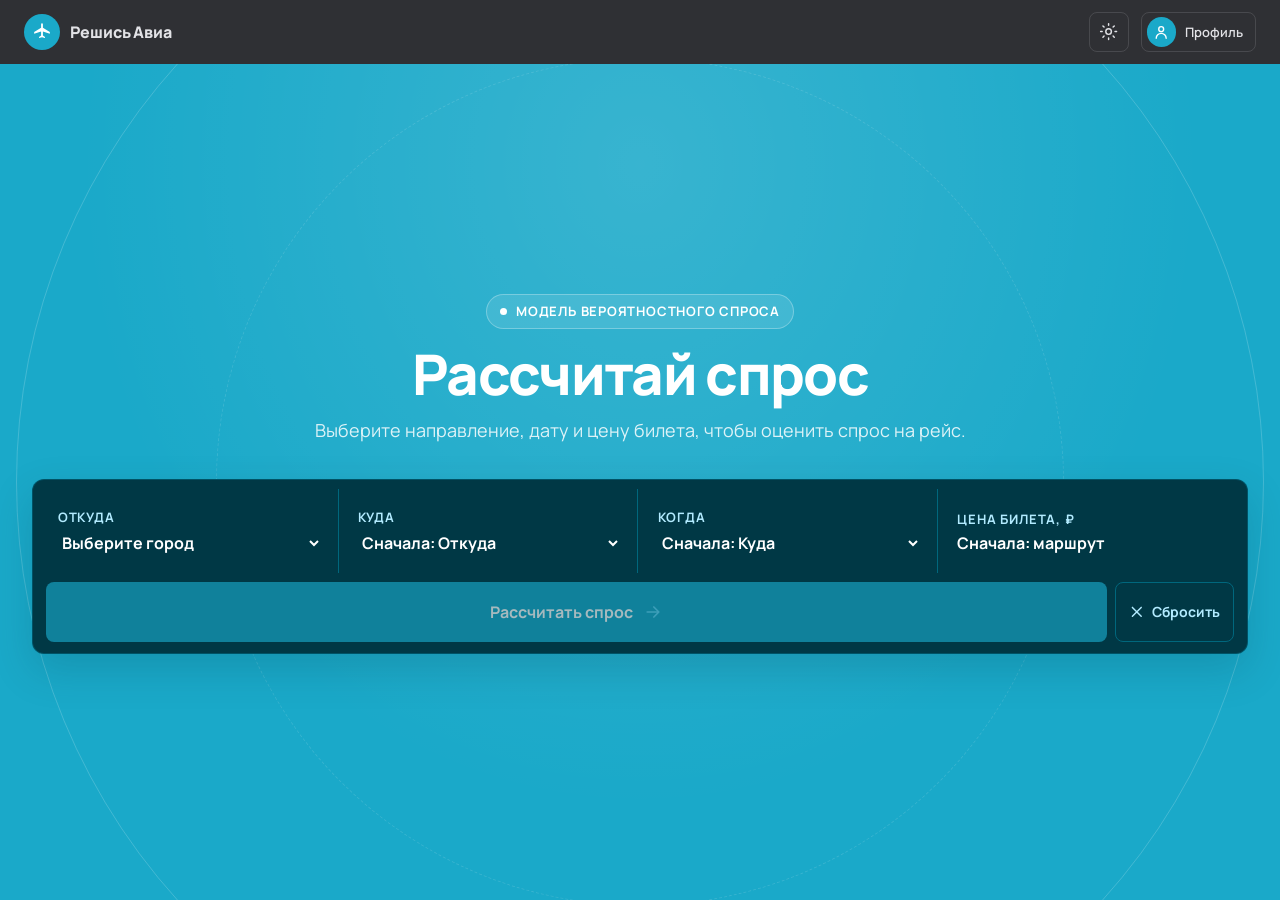
<file: index.html>
<!doctype html>
<html lang="ru">
  <head>
    <meta charset="UTF-8" />
    <meta name="viewport" content="width=device-width, initial-scale=1.0" />
    <meta
      name="description"
      content="Решись Авиа — оценка спроса и вместимости авиарейса."
    />
    <title>Рассчитай спрос — Решись Авиа</title>
    <link rel="stylesheet" href="style.css" />
    <script src="script.js" defer></script>
  </head>
  <body>
    <header class="topbar">
      <div class="topbar__inner">
          <a class="brand" id="brand-home" href="#top" aria-label="Решись Авиа — сбросить расчёт и перейти наверх">
          <span class="brand__mark" aria-hidden="true">
            <svg viewBox="0 0 24 24" focusable="false">
              <path d="M21.4 14.1v-2l-8.3-5.2V2.7a1.1 1.1 0 0 0-2.2 0v4.2l-8.3 5.2v2l8.3-2.6v4.8l-2.5 1.6v1.4l3.6-1 3.6 1v-1.4l-2.5-1.6v-4.8l8.3 2.6Z" />
            </svg>
          </span>
          <span class="brand__name">Решись Авиа</span>
        </a>

        <div class="topbar__actions">
          <button
            class="icon-button theme-toggle"
            id="theme-toggle"
            type="button"
            aria-label="Включить тёмную тему"
            title="Переключить тему"
          >
            <svg class="theme-toggle__sun" viewBox="0 0 24 24" aria-hidden="true">
              <circle cx="12" cy="12" r="3.5" />
              <path d="M12 2v2m0 16v2M4.93 4.93l1.42 1.42m11.3 11.3 1.42 1.42M2 12h2m16 0h2M4.93 19.07l1.42-1.42m11.3-11.3 1.42-1.42" />
            </svg>
            <svg class="theme-toggle__moon" viewBox="0 0 24 24" aria-hidden="true">
              <path d="M20.2 15.1A8.5 8.5 0 0 1 8.9 3.8 8.7 8.7 0 1 0 20.2 15.1Z" />
            </svg>
          </button>
          <div class="profile-chip" aria-label="Профиль">
            <span class="profile-chip__icon" aria-hidden="true">
              <svg viewBox="0 0 24 24" focusable="false">
                <circle cx="12" cy="8" r="3.2" />
                <path d="M5.5 20a6.5 6.5 0 0 1 13 0" />
              </svg>
            </span>
            <span class="profile-chip__label">Профиль</span>
          </div>
        </div>
      </div>
    </header>

    <main id="top">
      <section class="hero" aria-labelledby="page-title">
        <div class="hero__orbit hero__orbit--outer" aria-hidden="true"></div>
        <div class="hero__orbit hero__orbit--inner" aria-hidden="true"></div>

        <div class="hero__content">
          <p class="hero__eyebrow">
            <span class="status-dot" aria-hidden="true"></span>
            Модель вероятностного спроса
          </p>
          <h1 id="page-title">Рассчитай спрос</h1>
          <p class="hero__description">
            Выберите направление, дату и цену билета, чтобы оценить спрос на рейс.
          </p>

          <form class="route-form" id="route-form">
            <div class="route-form__field">
              <label for="origin">Откуда</label>
              <select
                id="origin"
                name="origin"
                required
                disabled
              ></select>
            </div>

            <div class="route-form__field">
              <label for="destination">Куда</label>
              <select
                id="destination"
                name="destination"
                required
              ></select>
            </div>

            <div class="route-form__field route-form__field--date">
              <label for="flight-date">Когда</label>
              <select
                id="flight-date"
                name="flightDate"
                required
              ></select>
            </div>

            <div class="route-form__field route-form__field--price">
              <label for="ticket-price">Цена билета, ₽</label>
              <input
                id="ticket-price"
                name="ticketPrice"
                type="number"
                inputmode="numeric"
                step="1"
                placeholder="Сначала: маршрут"
                disabled
                required
              />
            </div>

            <div class="route-form__actions">
              <button class="route-form__submit" id="calculate-button" type="submit" disabled>
                <span>Рассчитать спрос</span>
                <svg viewBox="0 0 24 24" aria-hidden="true">
                  <path d="M5 12h14m-6-6 6 6-6 6" />
                </svg>
              </button>
              <button
                class="route-form__reset"
                id="reset-form"
                type="button"
                aria-label="Сбросить маршрут, дату и цену"
                title="Сбросить выбранные параметры"
              >
                <svg viewBox="0 0 24 24" aria-hidden="true">
                  <path d="m6 6 12 12M18 6 6 18" />
                </svg>
                <span>Сбросить</span>
              </button>
            </div>
          </form>

          <p class="hero__hint" id="data-status" aria-live="polite">Загружаем прогноз…</p>
        </div>
      </section>

      <section class="results-section" id="results" aria-labelledby="route-title" aria-live="polite" hidden>
        <div class="results-panel">
          <header class="results-heading">
            <h2 id="route-title">Прогноз спроса</h2>
            <p id="result-date"></p>
          </header>

          <div class="summary-grid" aria-label="Сводка на выбранную дату">
            <article class="summary-card">
              <span class="summary-card__label">Количество мест</span>
              <strong class="summary-card__value" id="seats-value">—</strong>
              <span class="summary-card__unit">мест в самолёте</span>
            </article>
            <article class="summary-card summary-card--demand">
              <span class="summary-card__label" id="demand-label">Спрос за день · P50</span>
              <strong class="summary-card__value" id="demand-value">—</strong>
              <span class="summary-card__unit">пассажиров</span>
            </article>
            <article class="summary-card summary-card--flown">
              <span class="summary-card__label">Полетят</span>
              <strong class="summary-card__value" id="flown-value">—</strong>
              <span class="summary-card__unit">с учётом мест</span>
            </article>
            <article class="summary-card summary-card--available">
              <span class="summary-card__label">Свободные места</span>
              <strong class="summary-card__value" id="available-seats-value">—</strong>
              <span class="summary-card__unit">мест осталось</span>
            </article>
          </div>

          <section class="chart-card" aria-labelledby="quantile-chart-title">
            <header class="chart-card__header">
              <div>
                <h3 id="quantile-chart-title">Распределение спроса</h3>
                <p>Выбранная дата · спрос, пассажиров</p>
              </div>
              <ul class="chart-legend" aria-label="Обозначения графика">
                <li><span class="legend-dot legend-dot--demand" aria-hidden="true"></span>Спрос</li>
                <li><span class="legend-line" aria-hidden="true"></span>Мест в самолёте</li>
                <li><span class="legend-line legend-line--selection" aria-hidden="true"></span>Выбранный квантиль</li>
                <li><span class="legend-dot legend-dot--shortage" aria-hidden="true"></span>Спрос выше вместимости</li>
              </ul>
            </header>

            <div class="chart-wrap">
              <svg
                class="demand-chart"
                id="quantile-chart"
                role="img"
                aria-label="Прогноз спроса по квантилям от P10 до P90"
              ></svg>
            </div>

            <div class="quantiles">
              <div class="quantiles__heading">
                <h4>Спрос по квантилям</h4>
                <span>Нажмите сценарий · P50 — медиана</span>
              </div>
              <div class="quantile-grid" id="quantile-values" role="group" aria-label="Выберите квантиль спроса P10–P90"></div>
            </div>
          </section>

          <section class="days-panel" aria-labelledby="days-title">
            <div class="days-panel__heading">
              <div>
                <h3 id="days-title">Спрос по соседним дням</h3>
                <p id="days-description">Три дня до и после выбранной даты · сценарий P50</p>
              </div>
              <span class="days-panel__legend"><span aria-hidden="true"></span>Выбранный день</span>
            </div>
            <div class="days-table-wrap">
              <table class="days-table">
                <thead>
                  <tr>
                    <th scope="col">Дата</th>
                    <th scope="col">Места</th>
                    <th scope="col">Спрос</th>
                    <th scope="col">Полетят</th>
                  </tr>
                </thead>
                <tbody id="days-table-body"></tbody>
              </table>
            </div>
            <p class="days-panel__note" id="days-note" hidden></p>
          </section>
        </div>
      </section>
    </main>
  </body>
</html>
</file>
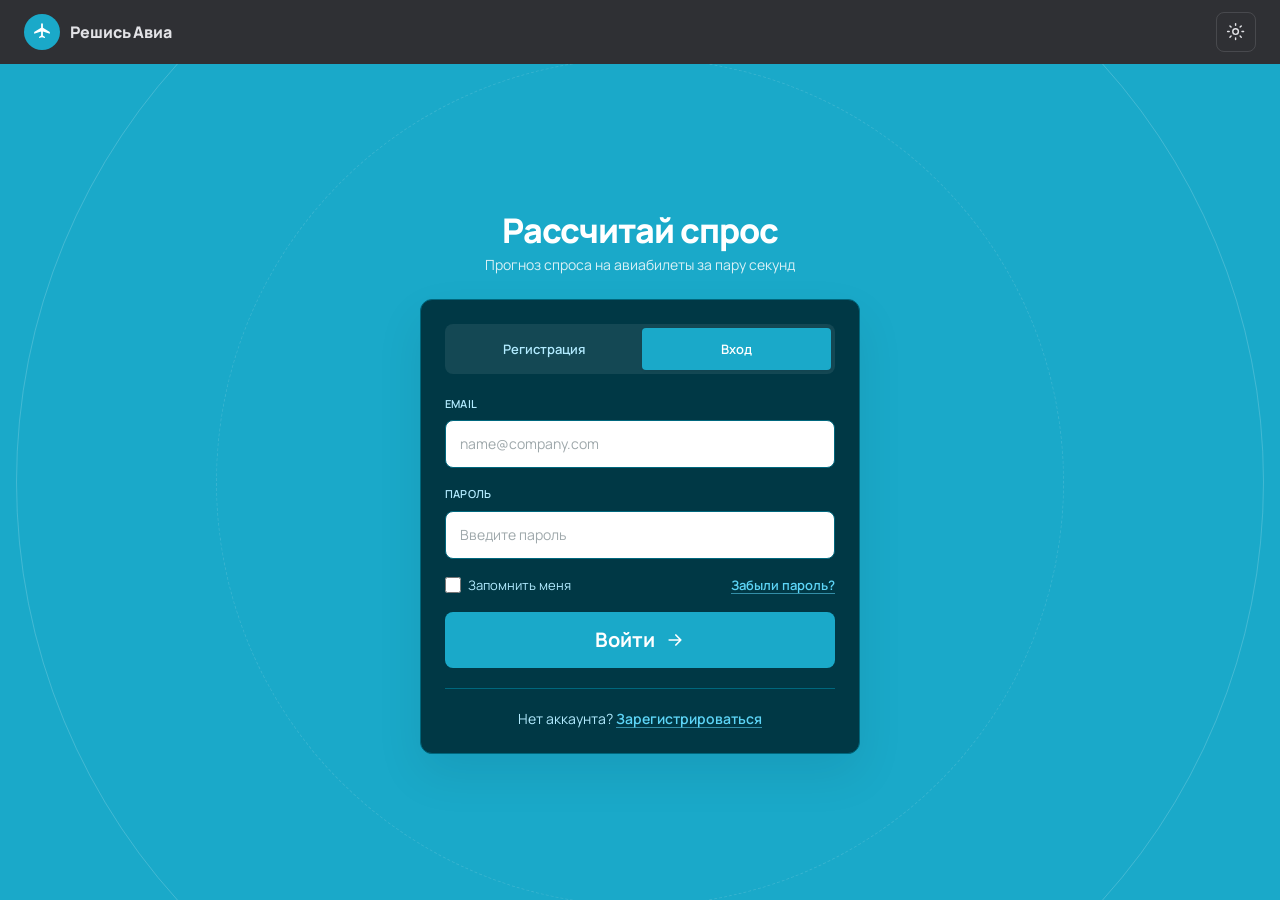
<file: auth.html>
<!doctype html>
<html lang="ru">
  <head>
    <meta charset="UTF-8" />
    <meta name="viewport" content="width=device-width, initial-scale=1.0" />
    <meta name="description" content="Вход в Решись Авиа" />
    <title>Вход — Решись Авиа</title>
    <link rel="stylesheet" href="style.css" />
    <script src="auth.js" defer></script>
  </head>
  <body class="auth-page">
    <header class="topbar">
      <div class="topbar__inner">
        <a class="brand" href="index.html" aria-label="Решись Авиа — на главную">
          <span class="brand__mark" aria-hidden="true">
            <svg viewBox="0 0 24 24" focusable="false">
              <path d="M21.4 14.1v-2l-8.3-5.2V2.7a1.1 1.1 0 0 0-2.2 0v4.2l-8.3 5.2v2l8.3-2.6v4.8l-2.5 1.6v1.4l3.6-1 3.6 1v-1.4l-2.5-1.6v-4.8l8.3 2.6Z" />
            </svg>
          </span>
          <span class="brand__name">Решись Авиа</span>
        </a>

        <button class="icon-button theme-toggle" id="auth-theme-toggle" type="button" aria-label="Включить тёмную тему" aria-pressed="false" title="Переключить тему">
          <svg class="theme-toggle__sun" viewBox="0 0 24 24" aria-hidden="true">
            <circle cx="12" cy="12" r="3.5" />
            <path d="M12 2v2m0 16v2M4.93 4.93l1.42 1.42m11.3 11.3 1.42 1.42M2 12h2m16 0h2M4.93 19.07l1.42-1.42m11.3-11.3 1.42-1.42" />
          </svg>
          <svg class="theme-toggle__moon" viewBox="0 0 24 24" aria-hidden="true">
            <path d="M20.2 15.1A8.5 8.5 0 0 1 8.9 3.8 8.7 8.7 0 1 0 20.2 15.1Z" />
          </svg>
        </button>
      </div>
    </header>

    <main class="auth-layout">
      <div class="hero__orbit hero__orbit--outer" aria-hidden="true"></div>
      <div class="hero__orbit hero__orbit--inner" aria-hidden="true"></div>

      <div class="auth-content">
        <header class="auth-intro">
          <h1>Рассчитай спрос</h1>
          <p>Прогноз спроса на авиабилеты за пару секунд</p>
        </header>

        <section class="auth-card" aria-label="Авторизация">
          <div class="auth-tabs" role="tablist" aria-label="Тип аккаунта">
            <button class="auth-tab" type="button" role="tab" aria-selected="false" data-auth-mode="register">Регистрация</button>
            <button class="auth-tab auth-tab--active" type="button" role="tab" aria-selected="true" data-auth-mode="login">Вход</button>
          </div>

          <form class="auth-form" id="login-form">
            <div class="auth-field">
              <label for="email">Email</label>
              <input
                id="email"
                name="email"
                type="email"
                placeholder="name@company.com"
                autocomplete="email"
              />
            </div>

            <div class="auth-field">
              <label for="password">Пароль</label>
              <input
                id="password"
                name="password"
                type="password"
                placeholder="Введите пароль"
                autocomplete="current-password"
              />
            </div>

            <div class="auth-options">
              <label class="remember-option">
                <input type="checkbox" name="remember" />
                <span>Запомнить меня</span>
              </label>
              <span class="auth-link">Забыли пароль?</span>
            </div>

            <button class="auth-submit" type="button">
              <span>Войти</span>
              <svg viewBox="0 0 24 24" aria-hidden="true">
                <path d="M5 12h14m-6-6 6 6-6 6" />
              </svg>
            </button>
          </form>

          <form class="auth-form" id="register-form" hidden>
            <div class="auth-field">
              <label for="register-name">ФИО</label>
              <input id="register-name" name="fullName" type="text" placeholder="Фамилия, имя и отчество" autocomplete="name" />
            </div>
            <div class="auth-field">
              <label for="register-email">Email</label>
              <input id="register-email" name="email" type="email" placeholder="name@company.com" autocomplete="email" />
            </div>
            <div class="auth-field">
              <label for="register-password">Пароль</label>
              <input id="register-password" name="password" type="password" placeholder="Придумайте пароль" autocomplete="new-password" />
            </div>
            <button class="auth-submit" type="button">
              <span>Создать аккаунт</span>
              <svg viewBox="0 0 24 24" aria-hidden="true">
                <path d="M5 12h14m-6-6 6 6-6 6" />
              </svg>
            </button>
          </form>

          <p class="auth-switch" id="login-switch">
            Нет аккаунта?
            <button class="auth-link-button" type="button" data-auth-mode="register">Зарегистрироваться</button>
          </p>
          <p class="auth-switch" id="register-switch" hidden>
            Уже есть аккаунт?
            <button class="auth-link-button" type="button" data-auth-mode="login">Войти</button>
          </p>
        </section>
      </div>
    </main>
  </body>
</html>
</file>
<file: style.css>
@import url("https://fonts.googleapis.com/css2?family=Manrope:wght@400;500;600;700;800&display=swap");
@import url("https://fonts.googleapis.com/css2?family=Material+Symbols+Outlined:opsz,wght,FILL,GRAD@20..48,100..700,0..1,-50..200&display=swap");

/* Базовые дизайн-токены: светлая тема */
:root {
  color-scheme: light;

  /* Шрифты */
  --font-family-sans: "Manrope", system-ui, -apple-system, "Segoe UI", sans-serif;
  --font-family-body: var(--font-family-sans);
  --font-family-heading: var(--font-family-sans);
  --font-family-metric: var(--font-family-sans);
  --font-family-icons: "Material Symbols Outlined";

  /* Типографическая шкала из макетов */
  --font-size-label-sm: 0.6875rem;
  --line-height-label-sm: 0.875rem;
  --font-size-label-md: 0.8125rem;
  --line-height-label-md: 1.125rem;
  --font-size-body-sm: 0.875rem;
  --line-height-body-sm: 1.25rem;
  --font-size-body-md: 0.875rem;
  --line-height-body-md: 1.25rem;
  --font-size-body-lg: 1rem;
  --line-height-body-lg: 1.5rem;
  --font-size-body-xl: 1.125rem;
  --line-height-body-xl: 1.625rem;
  --font-size-title-sm: 1rem;
  --line-height-title-sm: 1.375rem;
  --font-size-headline-md: 1.25rem;
  --line-height-headline-md: 1.75rem;
  --font-size-headline-lg: 1.625rem;
  --line-height-headline-lg: 2.125rem;
  --font-size-headline-xl: 2.375rem;
  --line-height-headline-xl: 2.75rem;
  --font-size-headline-xl-mobile: 1.625rem;
  --line-height-headline-xl-mobile: 2rem;
  --font-size-display-hero: 3.25rem;
  --line-height-display-hero: 3.625rem;
  --font-size-display-hero-start: 3.5rem;
  --line-height-display-hero-start: 3.875rem;
  --font-size-display-hero-mobile: 2.125rem;
  --line-height-display-hero-mobile: 2.5rem;
  --font-size-metric: 1.5rem;
  --line-height-metric: 1.75rem;
  --letter-spacing-normal: 0;
  --letter-spacing-tight: -0.01em;
  --letter-spacing-label-sm: 0.06em;
  --letter-spacing-label-md: 0.02em;
  --letter-spacing-headline-lg: -0.015em;
  --letter-spacing-headline-xl: -0.02em;
  --letter-spacing-display-hero: -0.03em;
  --letter-spacing-metric: -0.02em;

  --font-weight-regular: 400;
  --font-weight-medium: 500;
  --font-weight-semibold: 600;
  --font-weight-bold: 700;
  --font-weight-extrabold: 800;

  /* Основные цвета */
  --color-primary: #1aa9c9;
  --color-on-primary: #ffffff;
  --color-primary-container: #1aa9c9;
  --color-on-primary-container: #003845;
  --color-secondary: #ffb957;
  --color-on-secondary: #462b00;
  --color-secondary-container: #d98e00;
  --color-on-secondary-container: #4c2f00;
  --color-tertiary: #1aa9c9;
  --color-on-tertiary: #ffffff;
  --color-tertiary-container: #3ba7c7;
  --color-on-tertiary-container: #003846;

  /* Фоны и поверхности */
  --color-background: #ffffff;
  --color-on-background: #111316;
  --color-surface: #ffffff;
  --color-on-surface: #111316;
  --color-surface-variant: #fbfbfb;
  --color-on-surface-variant: #879397;
  --color-surface-container-lowest: #ffffff;
  --color-surface-container-low: #fbfbfb;
  --color-surface-container: #fafafa;
  --color-surface-container-high: #f7f7f7;
  --color-surface-container-highest: #f3f3f3;
  --color-surface-dim: #f3f3f3;
  --color-surface-bright: #ffffff;
  --color-outline: #879397;
  --color-outline-variant: #cbd4d8;
  --color-surface-tint: #1aa9c9;

  /* Состояния и цвета для обратной темы */
  --color-error: #93000a;
  --color-on-error: #ffffff;
  --color-error-container: #ffdad6;
  --color-on-error-container: #690005;
  --color-inverse-surface: #2f3034;
  --color-inverse-on-surface: #e2e2e6;
  --color-inverse-primary: #00677d;
  --color-primary-fixed: #b2ebff;
  --color-primary-fixed-dim: #5dd5f7;
  --color-on-primary-fixed: #001f27;
  --color-on-primary-fixed-variant: #004e5e;
  --color-secondary-fixed: #ffddb5;
  --color-secondary-fixed-dim: #ffb957;
  --color-on-secondary-fixed: #2a1800;
  --color-on-secondary-fixed-variant: #643f00;
  --color-tertiary-fixed: #b6ebff;
  --color-tertiary-fixed-dim: #6fd3f5;
  --color-on-tertiary-fixed: #001f28;
  --color-on-tertiary-fixed-variant: #004e60;

  /* Общие смысловые псевдонимы */
  --color-text: var(--color-on-surface);
  --color-text-muted: var(--color-on-surface-variant);
  --color-border: var(--color-outline-variant);
  --color-accent: var(--color-primary);
  --color-warning: var(--color-secondary-container);
  --color-primary-surface: #edf8fb;
  --color-warning-surface: #fff5e9;
  --color-warning-surface-subtle: #fffbe8;

  /* Поверхности главного экрана */
  --color-header-surface: var(--color-inverse-surface);
  --color-on-header-surface: var(--color-inverse-on-surface);
  --color-hero-surface: var(--color-primary);
  --color-on-hero-surface: var(--color-on-primary);
  --color-route-surface: var(--color-on-primary-container);
  --color-on-route-surface: var(--color-on-primary);
  --color-route-muted: var(--color-primary-fixed);
  --color-route-border: var(--color-inverse-primary);
  --color-route-action: var(--color-primary);
  --color-on-route-action: var(--color-on-primary);
  --color-route-action-accent: var(--color-primary-fixed-dim);

  /* Радиусы из дизайн-системы макетов */
  --radius-sm: 0.25rem;
  --radius-md: 0.5rem;
  --radius-lg: 0.75rem;
  --radius-full: 9999px;
}

/* Тёмная палитра из макета _5; переключение через html.dark или data-theme="dark" */
:root[data-theme="dark"],
:root.dark {
  color-scheme: dark;

  --color-primary: #5dd5f7;
  --color-on-primary: #003642;
  --color-primary-container: #1aa9c9;
  --color-on-primary-container: #a8eaff;
  --color-secondary: #ffb957;
  --color-on-secondary: #462b00;
  --color-secondary-container: #d98e00;
  --color-on-secondary-container: #ffddb5;
  --color-tertiary: #6fd3f5;
  --color-on-tertiary: #003543;
  --color-tertiary-container: #3ba7c7;
  --color-on-tertiary-container: #003846;

  --color-background: #070d18;
  --color-on-background: #e6edf7;
  --color-surface: #0b1422;
  --color-on-surface: #e6edf7;
  --color-surface-variant: #142239;
  --color-on-surface-variant: #a7b7cc;
  --color-surface-container-lowest: #060b14;
  --color-surface-container-low: #0c1728;
  --color-surface-container: #101d31;
  --color-surface-container-high: #16253b;
  --color-surface-container-highest: #1d2e46;
  --color-surface-dim: #070d18;
  --color-surface-bright: #263a56;
  --color-outline: #8193aa;
  --color-outline-variant: #263851;
  --color-surface-tint: #5dd5f7;

  --color-error: #ffb4ab;
  --color-on-error: #690005;
  --color-error-container: #93000a;
  --color-on-error-container: #ffdad6;
  --color-inverse-surface: #dce7f5;
  --color-inverse-on-surface: #0b1422;
  --color-inverse-primary: #00677d;
  --color-primary-fixed: #b2ebff;
  --color-primary-fixed-dim: #5dd5f7;
  --color-on-primary-fixed: #001f27;
  --color-on-primary-fixed-variant: #004e5e;
  --color-secondary-fixed: #ffddb5;
  --color-secondary-fixed-dim: #ffb957;
  --color-on-secondary-fixed: #2a1800;
  --color-on-secondary-fixed-variant: #643f00;
  --color-tertiary-fixed: #b6ebff;
  --color-tertiary-fixed-dim: #6fd3f5;
  --color-on-tertiary-fixed: #001f28;
  --color-on-tertiary-fixed-variant: #004e60;

  --color-warning-surface: #282319;
  --color-warning-surface-subtle: #302719;

  --color-header-surface: #060b14;
  --color-on-header-surface: #e6edf7;
  --color-hero-surface: #0a192b;
  --color-on-hero-surface: #e6edf7;
  --color-route-surface: #0d1a2c;
  --color-on-route-surface: #e6edf7;
  --color-route-muted: #a7b7cc;
  --color-route-border: #263851;
  --color-route-action: #183554;
  --color-on-route-action: #e6edf7;
  --color-route-action-accent: #5dd5f7;
}

/**
  Нормализация блочной модели
 */
*,
::before,
::after {
  box-sizing: border-box;
}

/**
  Убираем внутренние отступы слева тегам списков,
  у которых есть атрибут class
 */
:where(ul, ol):where([class]) {
  padding-left: 0;
}

a {
  /* Убирает подчеркивание */
  text-decoration: none;

  /* Устанавливает цвет текста */
  color: inherit;
}

/**
  Убираем внешние отступы body и двум другим тегам,
  у которых есть атрибут class
 */
body,
:where(blockquote, figure, fieldset):where([class]) {
  margin: 0;
}

/**
  Убираем внешние отступы вертикали нужным тегам,
  у которых есть атрибут class
 */
:where(h1, h2, h3, h4, h5, h6, p, ul, ol, dl):where([class]) {
  margin-block: 0;
}

h1,
h2,
h3,
h4,
h5,
h6,
p {
  margin: 0;
}

:where(dd[class]) {
  margin-left: 0;
}

:where(fieldset[class]) {
  padding: 0;
  border: none;
}

/**
  Убираем стандартный маркер маркированному списку,
  у которого есть атрибут class
 */
:where(ul[class]) {
  list-style: none;
}

:where(address[class]) {
  font-style: normal;
}

/**
  Обнуляем вертикальные внешние отступы параграфа,
  объявляем локальную переменную для внешнего отступа вниз,
  чтобы избежать взаимодействие с более сложным селектором
 */
p {
  --paragraphMarginBottom: 24px;

  margin-block: 0;
}

/**
  Упрощаем работу с изображениями и видео
 */
img,
video {
  display: block;
  max-width: 100%;
  height: auto;
}

/**
  Наследуем свойства шрифт для полей ввода
 */
input,
textarea,
select,
button {
  font: inherit;
}

html {
  /**
    Пригодится в большинстве ситуаций
    (когда, например, нужно будет "прижать" футер к низу сайта)
   */
  height: 100%;
}

/**
  Плавный скролл
 */
html {
  scroll-behavior: smooth;
  scrollbar-color: var(--color-outline) var(--color-background);
  scrollbar-width: thin;
}

html::-webkit-scrollbar {
  width: 0.65rem;
}

html::-webkit-scrollbar-track {
  background: var(--color-background);
}

html::-webkit-scrollbar-thumb {
  border: 2px solid var(--color-background);
  border-radius: var(--radius-full);
  background: var(--color-outline);
}

body {
  /**
    Пригодится в большинстве ситуаций
    (когда, например, нужно будет "прижать" футер к низу сайта)
   */
  min-height: 100%;
  /**
    Унифицированный интерлиньяж
   */
  line-height: var(--line-height-body-md);
}

/**
  Нормализация высоты элемента ссылки при его инспектировании в DevTools
 */
a:where([class]) {
  display: inline-flex;
}

/**
  Курсор-рука при наведении на элемент
 */
button,
label {
  cursor: pointer;
}

/**
  Приводим к единому цвету svg-элементы
  (за исключением тех, у которых уже указан
  атрибут fill со значением 'none' или начинается с 'url')
 */
:where([fill]:not([fill="none"], [fill^="url"])) {
  fill: currentColor;
}

/**
  Приводим к единому цвету svg-элементы
  (за исключением тех, у которых уже указан
  атрибут stroke со значением 'none')
 */
:where([stroke]:not([stroke="none"], [stroke^="url"])) {
  stroke: currentColor;
}

/**
  Чиним баг задержки смены цвета при взаимодействии с svg-элементами
 */
svg * {
  transition-property: fill, stroke;
}

 /**
  Приведение рамок таблиц в классический 'collapse' вид
 */
:where(table) {
  border-collapse: collapse;
  border-color: currentColor;
}

/**
  Удаляем все анимации и переходы для людей,
  которые предпочитают их не использовать
 */
@media (prefers-reduced-motion: reduce) {
  *,
  ::before,
  ::after {
    animation-duration: 0.01ms !important;
    animation-iteration-count: 1 !important;
    transition-duration: 0.01ms !important;
    scroll-behavior: auto !important;
  }
}

/* Базовая типографика и цвета документа */
html {
  font-family: var(--font-family-sans);
  color: var(--color-on-background);
  background-color: var(--color-background);
}

body {
  font-family: var(--font-family-body);
  font-size: var(--font-size-body-md);
  font-weight: var(--font-weight-regular);
  line-height: var(--line-height-body-md);
  color: var(--color-on-background);
  background-color: var(--color-background);
  -webkit-font-smoothing: antialiased;
  text-rendering: optimizeLegibility;
}

/* Иконочный шрифт, используемый в исходных макетах */
.material-symbols-outlined {
  font-family: var(--font-family-icons);
  font-style: normal;
  font-weight: 400;
  font-size: 1em;
  line-height: 1;
  letter-spacing: normal;
  text-transform: none;
  white-space: nowrap;
  word-wrap: normal;
  direction: ltr;
  font-feature-settings: "liga";
  -webkit-font-feature-settings: "liga";
  -webkit-font-smoothing: antialiased;
  font-variation-settings: "FILL" 0, "wght" 400, "GRAD" 0, "opsz" 20;
}

/* Основная страница */
button {
  color: inherit;
}

.topbar {
  position: relative;
  z-index: 2;
  min-height: 4rem;
  color: var(--color-on-header-surface);
  background-color: var(--color-header-surface);
}

.topbar__inner {
  display: flex;
  width: min(100% - 3rem, 84rem);
  min-height: 4rem;
  align-items: center;
  justify-content: space-between;
  margin-inline: auto;
}

.brand,
.topbar__actions,
.profile-chip {
  display: inline-flex;
  align-items: center;
}

.brand {
  gap: 0.65rem;
  font-size: var(--font-size-title-sm);
  font-weight: var(--font-weight-extrabold);
  letter-spacing: var(--letter-spacing-tight);
}

.brand__mark,
.profile-chip__icon {
  display: grid;
  width: 2.25rem;
  height: 2.25rem;
  flex: 0 0 auto;
  place-items: center;
  border-radius: var(--radius-full);
}

.brand__mark {
  color: var(--color-on-primary);
  background-color: var(--color-primary);
}

.brand__mark svg {
  width: 1.25rem;
  height: 1.25rem;
  fill: currentColor;
}

.topbar__actions {
  gap: 0.75rem;
}

.icon-button {
  display: grid;
  width: 2.5rem;
  height: 2.5rem;
  place-items: center;
  border: 1px solid color-mix(in srgb, var(--color-on-header-surface) 14%, transparent);
  border-radius: var(--radius-md);
  background: transparent;
  cursor: pointer;
  transition: background-color 160ms ease, border-color 160ms ease;
}

.icon-button:hover {
  border-color: color-mix(in srgb, var(--color-on-header-surface) 30%, transparent);
  background-color: color-mix(in srgb, var(--color-on-header-surface) 8%, transparent);
}

.icon-button svg {
  width: 1.2rem;
  height: 1.2rem;
  fill: none;
  stroke: currentColor;
  stroke-linecap: round;
  stroke-linejoin: round;
  stroke-width: 1.8;
}

.theme-toggle__moon,
:root[data-theme="dark"] .theme-toggle__sun,
:root.dark .theme-toggle__sun {
  display: none;
}

:root[data-theme="dark"] .theme-toggle__moon,
:root.dark .theme-toggle__moon {
  display: block;
}

.profile-chip {
  gap: 0.55rem;
  min-height: 2.5rem;
  padding: 0.25rem 0.75rem 0.25rem 0.3rem;
  border: 1px solid color-mix(in srgb, var(--color-on-header-surface) 14%, transparent);
  border-radius: var(--radius-md);
  font-size: var(--font-size-label-md);
  font-weight: var(--font-weight-semibold);
}

.profile-chip__icon {
  width: 1.85rem;
  height: 1.85rem;
  color: var(--color-on-primary);
  background: var(--color-primary);
}

.profile-chip__icon svg {
  width: 1.15rem;
  height: 1.15rem;
  fill: none;
  stroke: currentColor;
  stroke-linecap: round;
  stroke-linejoin: round;
  stroke-width: 1.8;
}

.hero {
  position: relative;
  display: grid;
  min-height: calc(100vh - 4rem);
  min-height: calc(100svh - 4rem);
  overflow: hidden;
  align-items: center;
  padding: 4rem 1.5rem 5rem;
  color: var(--color-on-hero-surface);
  background-color: var(--color-hero-surface);
  isolation: isolate;
  transition: min-height 240ms ease, padding 240ms ease;
}

.hero::before {
  position: absolute;
  z-index: -1;
  inset: 0;
  background: radial-gradient(
    ellipse at 50% 12%,
    color-mix(in srgb, var(--color-on-hero-surface) 13%, transparent),
    transparent 62%
  );
  content: "";
}

.hero__orbit {
  position: absolute;
  z-index: -1;
  top: 50%;
  left: 50%;
  border: 1px solid color-mix(in srgb, var(--color-on-hero-surface) 18%, transparent);
  border-radius: var(--radius-full);
  pointer-events: none;
  transform: translate(-50%, -50%);
}

.hero__orbit--outer {
  width: min(78rem, 110vw);
  aspect-ratio: 1;
}

.hero__orbit--inner {
  width: min(53rem, 78vw);
  aspect-ratio: 1;
  border-style: dashed;
  opacity: 0.7;
}

.hero__content {
  width: min(100%, 76rem);
  margin: 0 auto;
  text-align: center;
}

.hero__eyebrow {
  display: inline-flex;
  align-items: center;
  gap: 0.55rem;
  margin-bottom: 0.9rem;
  padding: 0.4rem 0.8rem;
  border: 1px solid color-mix(in srgb, var(--color-on-hero-surface) 28%, transparent);
  border-radius: var(--radius-full);
  background: color-mix(in srgb, var(--color-on-hero-surface) 10%, transparent);
  font-size: var(--font-size-label-md);
  font-weight: var(--font-weight-bold);
  letter-spacing: var(--letter-spacing-label-sm);
  text-transform: uppercase;
}

.status-dot {
  width: 0.45rem;
  height: 0.45rem;
  border-radius: var(--radius-full);
  background-color: currentColor;
}

.hero h1 {
  font-size: var(--font-size-display-hero-start);
  font-weight: var(--font-weight-extrabold);
  letter-spacing: var(--letter-spacing-display-hero);
  line-height: var(--line-height-display-hero-start);
}

.hero__description {
  margin-top: 0.75rem;
  color: color-mix(in srgb, var(--color-on-hero-surface) 84%, transparent);
  font-size: var(--font-size-body-xl);
  line-height: var(--line-height-body-xl);
}

.route-form {
  display: grid;
  grid-template-columns: repeat(4, minmax(0, 1fr));
  gap: 0.2rem;
  align-items: stretch;
  margin: 2.25rem auto 0;
  padding: 0.55rem;
  border: 1px solid color-mix(in srgb, var(--color-route-border) 60%, transparent);
  border-radius: var(--radius-lg);
  background: var(--color-route-surface);
  color-scheme: dark;
  box-shadow: 0 1rem 2.5rem color-mix(in srgb, var(--color-on-primary-container) 18%, transparent);
  text-align: left;
}

.route-form__field {
  display: flex;
  min-width: 0;
  flex-direction: column;
  justify-content: center;
  min-height: 5.25rem;
  padding: 0.8rem 1rem;
  border-right: 1px solid var(--color-route-border);
}

.route-form__field:nth-child(4) {
  border-right: 0;
}

.route-form__field label {
  margin-bottom: 0.3rem;
  color: var(--color-route-muted);
  font-size: var(--font-size-label-md);
  font-weight: var(--font-weight-bold);
  letter-spacing: var(--letter-spacing-label-sm);
  text-transform: uppercase;
}

.route-form__field input,
.route-form__field select {
  width: 100%;
  min-width: 0;
  padding: 0;
  border: 0;
  outline: 0;
  color: var(--color-on-route-surface);
  background: transparent;
  font-size: var(--font-size-title-sm);
  font-weight: var(--font-weight-bold);
}

.route-form__field input::placeholder {
  color: var(--color-on-route-surface);
  font-size: var(--font-size-title-sm);
  font-weight: var(--font-weight-bold);
  opacity: 1;
}

.route-form__field input:focus-visible,
.route-form__field select:focus-visible {
  border-radius: var(--radius-sm);
  box-shadow: 0 0 0 2px var(--color-route-action-accent);
}

.route-form__field select {
  accent-color: var(--color-primary);
  cursor: pointer;
  overflow: hidden;
  text-overflow: ellipsis;
  white-space: nowrap;
}

.route-form__field select[aria-disabled="true"] {
  color: var(--color-on-route-surface);
  font-size: var(--font-size-title-sm);
  font-weight: var(--font-weight-bold);
  text-overflow: clip;
}

.route-form__field select option {
  color: var(--color-on-surface);
  background-color: var(--color-surface);
}

.route-form__field select:disabled {
  color: var(--color-route-muted);
  cursor: wait;
  opacity: 1;
}

.route-form__field input:disabled {
  color: var(--color-route-muted);
  cursor: not-allowed;
  opacity: 1;
}

.route-form__submit:disabled {
  cursor: not-allowed;
  opacity: 0.65;
}

.route-form__actions {
  display: flex;
  grid-column: 1 / -1;
  min-width: 0;
  align-items: stretch;
  justify-content: flex-end;
  gap: 0.5rem;
  margin: 0.35rem 0.25rem 0.15rem;
}

.route-form__submit {
  display: inline-flex;
  min-width: 0;
  min-height: 3.75rem;
  flex: 1 1 auto;
  min-width: 17rem;
  align-items: center;
  justify-content: center;
  gap: 0.65rem;
  padding: 0.75rem 1.25rem;
  border: 0;
  border-radius: var(--radius-md);
  color: var(--color-on-route-action);
  background-color: var(--color-route-action);
  font-size: var(--font-size-body-lg);
  font-weight: var(--font-weight-bold);
  white-space: nowrap;
  cursor: pointer;
  transition: transform 160ms ease, background-color 160ms ease;
}

.route-form__reset {
  display: inline-flex;
  min-height: 3.5rem;
  flex: 0 0 auto;
  align-items: center;
  justify-content: center;
  gap: 0.4rem;
  padding: 0.65rem 0.8rem;
  border: 1px solid var(--color-route-border);
  border-radius: var(--radius-md);
  color: var(--color-route-muted);
  background: var(--color-route-surface);
  font-size: var(--font-size-body-md);
  font-weight: var(--font-weight-bold);
  white-space: nowrap;
  cursor: pointer;
  transition: border-color 160ms ease, color 160ms ease, background-color 160ms ease;
}

.route-form__reset:hover {
  border-color: var(--color-primary);
  color: var(--color-on-route-surface);
  background: color-mix(in srgb, var(--color-route-surface) 88%, var(--color-primary));
}

.route-form__reset svg {
  width: 1.1rem;
  height: 1.1rem;
  flex: 0 0 auto;
  fill: none;
  stroke: currentColor;
  stroke-linecap: round;
  stroke-width: 2;
}

.route-form__submit:hover {
  transform: translateY(-1px);
  background-color: color-mix(in srgb, var(--color-route-action) 88%, var(--color-primary));
}

.route-form__submit:focus-visible,
.route-form__reset:focus-visible,
.icon-button:focus-visible {
  outline: 3px solid var(--color-route-action-accent);
  outline-offset: 3px;
}

.route-form__submit svg {
  width: 1.25rem;
  height: 1.25rem;
  fill: none;
  stroke: var(--color-route-action-accent);
  stroke-linecap: round;
  stroke-linejoin: round;
  stroke-width: 2;
  transition: transform 160ms ease;
}

.route-form__submit:hover svg {
  transform: translateX(0.2rem);
}

.hero__hint {
  margin-top: 1rem;
  color: color-mix(in srgb, var(--color-on-hero-surface) 82%, transparent);
  font-size: var(--font-size-label-md);
}

.hero__hint:empty {
  display: none;
}

.results-section {
  width: min(100% - 3rem, 74rem);
  margin: -2.5rem auto 4rem;
  position: relative;
  z-index: 1;
}

.results-section[hidden] {
  display: none;
}

.results-panel {
  padding: clamp(1.25rem, 3.2vw, 2.5rem);
  border-radius: var(--radius-lg);
  background: var(--color-surface);
  box-shadow: 0 0.75rem 2.5rem color-mix(in srgb, var(--color-on-background) 8%, transparent);
}

.results-header {
  display: flex;
  align-items: flex-start;
  justify-content: space-between;
  gap: 1rem;
  margin-bottom: 1.75rem;
}

.results-title-row {
  display: flex;
  flex-wrap: wrap;
  align-items: center;
  gap: 0.75rem;
}

.results-title-row h2 {
  color: var(--color-text);
  font-size: var(--font-size-headline-lg);
  font-weight: var(--font-weight-extrabold);
  letter-spacing: var(--letter-spacing-headline-lg);
  line-height: var(--line-height-headline-lg);
}

.demo-badge {
  padding: 0.25rem 0.55rem;
  border-radius: var(--radius-full);
  color: var(--color-on-primary-container);
  background: color-mix(in srgb, var(--color-primary) 14%, var(--color-surface));
  font-size: var(--font-size-label-sm);
  font-weight: var(--font-weight-bold);
  letter-spacing: var(--letter-spacing-label-md);
  text-transform: uppercase;
}

.results-subtitle {
  margin-top: 0.35rem;
  color: var(--color-text-muted);
  font-size: var(--font-size-body-sm);
}

.metrics-grid {
  display: grid;
  grid-template-columns: repeat(3, minmax(0, 1fr));
  gap: 1rem;
}

.metric-card {
  min-width: 0;
  padding: 1.25rem;
  border-radius: var(--radius-lg);
  background: var(--color-surface-container-low);
}

.metric-card--sales {
  background: color-mix(in srgb, var(--color-primary) 10%, var(--color-surface));
}

.metric-card__label {
  display: flex;
  min-height: 1.35rem;
  align-items: center;
  justify-content: space-between;
  gap: 0.5rem;
  margin-bottom: 0.85rem;
  color: var(--color-text-muted);
  font-size: var(--font-size-label-sm);
  font-weight: var(--font-weight-bold);
  letter-spacing: var(--letter-spacing-label-sm);
  text-transform: uppercase;
}

.metric-card__label svg {
  width: 1.2rem;
  height: 1.2rem;
  flex: 0 0 auto;
  fill: none;
  stroke: var(--color-primary);
  stroke-linecap: round;
  stroke-linejoin: round;
  stroke-width: 1.8;
}

.metric-card__value {
  display: flex;
  flex-wrap: wrap;
  align-items: baseline;
  gap: 0.5rem;
  color: var(--color-text);
  font-size: var(--font-size-headline-xl);
  font-weight: var(--font-weight-extrabold);
  letter-spacing: var(--letter-spacing-metric);
  line-height: var(--line-height-headline-xl);
}

.metric-card--demand .metric-card__value {
  color: var(--color-primary);
}

.metric-card__value > span {
  color: var(--color-text-muted);
  font-size: var(--font-size-label-md);
  font-weight: var(--font-weight-medium);
  letter-spacing: normal;
  line-height: var(--line-height-label-md);
}

.metric-card__value > .metric-card__delta {
  color: var(--color-warning);
  font-weight: var(--font-weight-bold);
}

.metric-card__note {
  margin-top: 0.5rem;
  color: var(--color-text-muted);
  font-size: var(--font-size-label-md);
  line-height: var(--line-height-label-md);
}

.limit-badge {
  padding: 0.2rem 0.45rem;
  border-radius: var(--radius-full);
  color: var(--color-on-primary);
  background: var(--color-primary);
  font-size: var(--font-size-label-sm);
  letter-spacing: normal;
  white-space: nowrap;
}

.demand-alert {
  display: flex;
  align-items: center;
  gap: 0.75rem;
  margin-top: 1.25rem;
  padding: 0.9rem 1rem;
  border-radius: var(--radius-md);
  color: var(--color-on-secondary-container);
  background: var(--color-warning-surface);
}

.demand-alert svg {
  width: 1.35rem;
  height: 1.35rem;
  flex: 0 0 auto;
  fill: none;
  stroke: var(--color-warning);
  stroke-linecap: round;
  stroke-linejoin: round;
  stroke-width: 1.8;
}

.demand-alert p {
  font-size: var(--font-size-body-sm);
  line-height: var(--line-height-body-sm);
}

.demand-alert strong {
  font-weight: var(--font-weight-bold);
}

.chart-card {
  margin-top: 1.5rem;
  padding: clamp(1rem, 2.5vw, 1.75rem);
  border-radius: var(--radius-lg);
  background: var(--color-surface-container-low);
}

.chart-card__header {
  display: flex;
  align-items: flex-start;
  justify-content: space-between;
  gap: 1.25rem;
  margin-bottom: 1rem;
}

.chart-card__header h3,
.quantiles__heading h3,
.quantiles__heading h4 {
  color: var(--color-text);
  font-size: var(--font-size-title-sm);
  font-weight: var(--font-weight-bold);
  line-height: var(--line-height-title-sm);
}

.chart-card__header p {
  margin-top: 0.25rem;
  color: var(--color-text-muted);
  font-size: var(--font-size-label-sm);
  letter-spacing: var(--letter-spacing-label-sm);
  text-transform: uppercase;
}

.chart-legend {
  display: flex;
  flex-wrap: wrap;
  justify-content: flex-end;
  gap: 0.65rem 1rem;
  color: var(--color-text-muted);
  font-size: var(--font-size-label-sm);
}

.chart-legend li {
  display: inline-flex;
  align-items: center;
  gap: 0.35rem;
}

.legend-dot {
  width: 0.55rem;
  height: 0.55rem;
  flex: 0 0 auto;
  border-radius: var(--radius-full);
}

.legend-dot--demand {
  background: var(--color-primary);
}

.legend-dot--shortage {
  background: var(--color-secondary);
}

.legend-line {
  width: 0.8rem;
  border-top: 2px dashed var(--color-warning);
}

.legend-line--selection {
  border-top-style: solid;
  border-top-color: var(--color-primary);
}

.chart-wrap {
  width: 100%;
  min-height: 14rem;
}

.demand-chart {
  display: block;
  width: 100%;
  height: clamp(14rem, 30vw, 20rem);
  overflow: visible;
}

.chart-gridline {
  stroke: var(--color-border);
  stroke-dasharray: 4 6;
  stroke-opacity: 0.65;
}

.chart-axis {
  stroke: var(--color-outline);
  stroke-opacity: 0.65;
}

.chart-area--demand {
  fill: var(--color-primary);
  fill-opacity: 0.14;
}

.chart-area--shortage {
  fill: var(--color-secondary);
  fill-opacity: 0.2;
}

.chart-curve {
  fill: none;
  stroke: var(--color-primary);
  stroke-linecap: round;
  stroke-width: 4;
}

.chart-limit {
  stroke: var(--color-warning);
  stroke-dasharray: 7 7;
  stroke-width: 2;
}

.chart-median {
  stroke: var(--color-outline);
  stroke-dasharray: 3 6;
  stroke-opacity: 0.7;
  stroke-width: 1.5;
}

.chart-selection {
  stroke: var(--color-primary);
  stroke-dasharray: 4 4;
  stroke-width: 2.5;
}

.chart-point {
  fill: var(--color-primary);
}

.chart-point--median {
  fill: var(--color-surface);
  stroke: var(--color-primary);
  stroke-width: 2;
}

.chart-point--selected {
  fill: var(--color-primary);
  stroke: var(--color-surface);
  stroke-width: 3;
}

.chart-label-bg--median {
  fill: var(--color-on-primary-container);
}

.chart-label {
  font-family: var(--font-family-body);
  font-size: 13px;
  font-weight: var(--font-weight-bold);
}

.chart-tick--limit {
  fill: var(--color-warning);
}

.chart-label--median {
  fill: var(--color-on-primary);
}

.chart-tick {
  fill: var(--color-text-muted);
  font-family: var(--font-family-body);
  font-size: 12px;
  font-weight: var(--font-weight-semibold);
}

.chart-tick--median {
  fill: var(--color-text-muted);
}

.chart-tick--selected {
  fill: var(--color-primary);
  font-weight: var(--font-weight-extrabold);
}

.quantiles {
  margin-top: 1.5rem;
}

.quantiles__heading {
  display: flex;
  align-items: baseline;
  justify-content: space-between;
  gap: 1rem;
  margin-bottom: 0.75rem;
}

.quantiles__heading h3,
.quantiles__heading h4 {
  color: var(--color-text-muted);
  font-size: var(--font-size-label-sm);
  letter-spacing: var(--letter-spacing-label-sm);
  text-transform: uppercase;
}

.quantiles__heading > span {
  color: var(--color-text-muted);
  font-size: var(--font-size-label-sm);
}

.quantile-grid {
  display: grid;
  grid-template-columns: repeat(9, minmax(0, 1fr));
  gap: 0.5rem;
}

.quantile-card {
  position: relative;
  display: flex;
  min-width: 0;
  min-height: 4.25rem;
  flex-direction: column;
  align-items: center;
  justify-content: center;
  gap: 0.2rem;
  padding: 0.5rem 0.25rem;
  border: 1px solid var(--color-border);
  border-radius: var(--radius-md);
  color: var(--color-text);
  background: var(--color-surface-container-high);
  font-family: var(--font-family-body);
  text-align: center;
  cursor: pointer;
  transition: border-color 160ms ease, background-color 160ms ease, transform 160ms ease;
}

.quantile-card::before {
  position: absolute;
  top: -0.3rem;
  left: 50%;
  width: 1.1rem;
  height: 0.2rem;
  border-radius: var(--radius-full);
  background: transparent;
  content: "";
  transform: translateX(-50%);
  transition: background-color 160ms ease;
}

.quantile-card:hover {
  border-color: var(--color-primary);
  transform: translateY(-1px);
}

.quantile-card:focus-visible {
  outline: 3px solid color-mix(in srgb, var(--color-primary) 45%, transparent);
  outline-offset: 3px;
}

.quantile-card span {
  overflow: hidden;
  max-width: 100%;
  color: var(--color-text-muted);
  font-size: var(--font-size-label-sm);
  font-weight: var(--font-weight-bold);
  text-overflow: ellipsis;
  white-space: nowrap;
}

.quantile-card strong {
  color: var(--color-text);
  font-size: var(--font-size-body-md);
  font-weight: var(--font-weight-bold);
}

.quantile-card--median:not(.quantile-card--selected) {
  border-style: dashed;
  border-color: var(--color-primary);
}

.quantile-card--selected {
  border-color: var(--color-primary);
  background: color-mix(in srgb, var(--color-primary) 14%, var(--color-surface));
  box-shadow: 0 0 0 1px color-mix(in srgb, var(--color-primary) 20%, transparent);
}

.quantile-card--selected::before {
  background: var(--color-primary);
}

.quantile-card--selected span,
.quantile-card--selected strong {
  color: var(--color-primary);
}

body.has-results .hero {
  min-height: 25rem;
  padding-top: 3rem;
  padding-bottom: 4.5rem;
}

body.has-results .hero__description {
  display: none;
}

body.has-results .hero h1 {
  font-size: var(--font-size-headline-xl);
  line-height: var(--line-height-headline-xl);
}

body.has-results .route-form {
  margin-top: 1rem;
}

body.has-results .route-form__field {
  min-height: 4.5rem;
  padding-block: 0.6rem;
}

body.has-results .hero__hint {
  display: none;
}

@media (max-width: 1100px) {
  .route-form {
    grid-template-columns: repeat(2, minmax(0, 1fr));
  }

  .route-form__field:nth-child(2) {
    border-right: 0;
  }

  .route-form__field:nth-child(n + 3) {
    border-top: 1px solid var(--color-route-border);
  }

  .route-form__submit {
    min-height: 3.75rem;
    min-width: 0;
    margin: 0;
  }

  .route-form__actions {
    margin: 0.4rem 0.25rem 0.15rem;
  }

  .route-form__reset {
    min-height: 3.75rem;
  }

  .chart-card__header {
    flex-direction: column;
  }

  .chart-legend {
    justify-content: flex-start;
  }
}

@media (max-width: 640px) {
  .topbar__inner {
    width: min(100% - 2rem, 84rem);
    min-height: 3.75rem;
  }

  .brand {
    gap: 0.5rem;
    font-size: var(--font-size-body-lg);
  }

  .brand__mark {
    width: 2rem;
    height: 2rem;
  }

  .topbar__actions {
    gap: 0.45rem;
  }

  .icon-button {
    width: 2.25rem;
    height: 2.25rem;
  }

  .profile-chip {
    width: 2.25rem;
    min-height: 2.25rem;
    justify-content: center;
    padding: 0;
    border: 0;
  }

  .profile-chip__icon {
    width: 2.25rem;
    height: 2.25rem;
  }

  .profile-chip__label {
    position: absolute;
    width: 1px;
    height: 1px;
    overflow: hidden;
    clip: rect(0, 0, 0, 0);
    white-space: nowrap;
    clip-path: inset(50%);
  }

  .hero {
    min-height: calc(100vh - 3.75rem);
    min-height: calc(100svh - 3.75rem);
    padding: 3rem 1rem 4rem;
  }

  .hero h1 {
    font-size: var(--font-size-display-hero-mobile);
    line-height: var(--line-height-display-hero-mobile);
  }

  .hero__eyebrow {
    margin-bottom: 0.75rem;
    font-size: var(--font-size-label-md);
  }

  .hero__description {
    max-width: 22rem;
    margin: 0.6rem auto 0;
    font-size: var(--font-size-body-sm);
  }

  .hero__orbit--outer {
    width: 145vw;
  }

  .hero__orbit--inner {
    width: 100vw;
  }

  .route-form {
    grid-template-columns: minmax(0, 1fr);
    gap: 0;
    margin-top: 1.5rem;
    padding: 0.5rem;
    border-radius: var(--radius-lg);
  }

  .route-form__field,
  .route-form__field:nth-child(2),
  .route-form__field:nth-child(n + 3) {
    min-height: 4.75rem;
    padding: 0.65rem 0.75rem;
    border-right: 0;
    border-top: 1px solid var(--color-route-border);
  }

  .route-form__field:first-child {
    border-top: 0;
  }

  .route-form__field label {
    margin-bottom: 0.2rem;
  }

  .route-form__field input,
  .route-form__field select {
    font-size: var(--font-size-body-lg);
  }

  .route-form__submit {
    min-height: 3.5rem;
    min-width: 0;
    padding-inline: 0.8rem;
    margin: 0;
  }

  .route-form__actions {
    margin: 0.4rem 0 0;
  }

  .route-form__reset {
    width: 3.5rem;
    min-height: 3.5rem;
    padding: 0.5rem;
  }

  .route-form__reset span {
    display: none;
  }

  .hero__hint {
    margin-top: 0.85rem;
    font-size: var(--font-size-label-md);
  }

  .results-section {
    width: min(100% - 1.25rem, 74rem);
    margin-top: -1.5rem;
    margin-bottom: 2rem;
  }

  .results-panel {
    padding: 1rem;
    border-radius: var(--radius-lg);
  }

  .results-header {
    margin-bottom: 1rem;
  }

  .results-title-row h2 {
    font-size: var(--font-size-headline-md);
    line-height: var(--line-height-headline-md);
  }

  .demo-badge {
    font-size: 0.6rem;
  }

  .metrics-grid {
    grid-template-columns: minmax(0, 1fr);
    gap: 0.65rem;
  }

  .metric-card {
    padding: 1rem;
  }

  .metric-card__label {
    margin-bottom: 0.55rem;
  }

  .metric-card__value {
    font-size: var(--font-size-headline-lg);
    line-height: var(--line-height-headline-lg);
  }

  .demand-alert {
    align-items: flex-start;
    margin-top: 0.75rem;
    padding: 0.8rem;
  }

  .chart-card {
    margin-top: 1rem;
    padding: 0.85rem 0.65rem 0.5rem;
  }

  .chart-wrap {
    min-height: 13rem;
  }

  .chart-card__header {
    gap: 0.7rem;
    margin: 0 0.25rem 0.5rem;
  }

  .chart-legend {
    gap: 0.4rem 0.75rem;
    font-size: 0.625rem;
  }

  .chart-label {
    font-size: 11px;
  }

  .chart-tick {
    font-size: 10px;
  }

  .demand-chart {
    height: 13rem;
  }

  .quantiles {
    margin-top: 1rem;
  }

  .quantiles__heading {
    margin-bottom: 0.6rem;
  }

  .quantile-grid {
    grid-template-columns: repeat(3, minmax(0, 1fr));
    gap: 0.4rem;
  }

  .quantile-card {
    min-height: 3.6rem;
  }

  body.has-results .hero {
    min-height: auto;
    padding: 2rem 1rem 3rem;
  }

  body.has-results .hero__eyebrow {
    display: none;
  }

  body.has-results .hero h1 {
    font-size: var(--font-size-headline-lg);
    line-height: var(--line-height-headline-lg);
  }

  body.has-results .route-form {
    margin-top: 1rem;
  }
}

/* Статичная страница входа */
.auth-page {
  min-height: 100svh;
  background: var(--color-hero-surface);
}

.auth-layout {
  position: relative;
  display: grid;
  min-height: calc(100svh - 4rem);
  overflow: hidden;
  place-items: center;
  padding: 3rem 1.25rem;
  color: var(--color-on-hero-surface);
  background: var(--color-hero-surface);
  isolation: isolate;
}

.auth-content {
  position: relative;
  z-index: 1;
  width: min(100%, 27.5rem);
}

.auth-intro {
  margin-bottom: 1.5rem;
  text-align: center;
}

.auth-kicker {
  display: inline-flex;
  align-items: center;
  gap: 0.45rem;
  margin-bottom: 0.75rem;
  padding: 0.35rem 0.75rem;
  border: 1px solid color-mix(in srgb, var(--color-primary) 18%, var(--color-border));
  border-radius: var(--radius-full);
  color: var(--color-primary);
  background: color-mix(in srgb, var(--color-surface) 82%, transparent);
  font-size: var(--font-size-label-sm);
  font-weight: var(--font-weight-bold);
  letter-spacing: var(--letter-spacing-label-sm);
  text-transform: uppercase;
}

.auth-kicker__mark {
  font-size: var(--font-size-body-md);
  line-height: 1;
}

.auth-intro h1 {
  color: var(--color-on-hero-surface);
  font-size: var(--font-size-display-hero-mobile);
  font-weight: var(--font-weight-extrabold);
  letter-spacing: var(--letter-spacing-display-hero);
  line-height: var(--line-height-display-hero-mobile);
}

.auth-intro > p:last-child {
  margin-top: 0.35rem;
  color: color-mix(in srgb, var(--color-on-hero-surface) 84%, transparent);
  font-size: var(--font-size-body-md);
}

.auth-card {
  padding: 1.5rem;
  border: 1px solid var(--color-border);
  border-radius: var(--radius-lg);
  background: var(--color-surface);
  box-shadow: 0 1.25rem 3rem color-mix(in srgb, var(--color-on-background) 8%, transparent);
}

.auth-tabs {
  display: grid;
  grid-template-columns: repeat(2, minmax(0, 1fr));
  gap: 0.25rem;
  margin-bottom: 1.25rem;
  padding: 0.25rem;
  border-radius: var(--radius-md);
  background: var(--color-surface-container-high);
}

.auth-tab {
  display: grid;
  min-height: 2.6rem;
  place-items: center;
  border-radius: var(--radius-sm);
  color: var(--color-text-muted);
  font-size: var(--font-size-label-md);
  font-weight: var(--font-weight-semibold);
}

.auth-tab--active {
  color: var(--color-text);
  background: var(--color-surface);
  box-shadow: 0 1px 3px color-mix(in srgb, var(--color-on-background) 8%, transparent);
}

.auth-form {
  display: grid;
  gap: 1rem;
}

.auth-field {
  display: grid;
  gap: 0.4rem;
}

.auth-field label {
  color: var(--color-text-muted);
  font-size: var(--font-size-label-sm);
  font-weight: var(--font-weight-semibold);
  letter-spacing: var(--letter-spacing-label-md);
  text-transform: uppercase;
}

.auth-field__heading {
  display: flex;
  align-items: center;
  justify-content: space-between;
  gap: 0.75rem;
}

.auth-security {
  color: var(--color-primary);
  font-size: var(--font-size-label-sm);
  font-weight: var(--font-weight-bold);
  text-transform: uppercase;
}

.auth-field input:not([type="checkbox"]) {
  width: 100%;
  min-height: 3rem;
  padding: 0.7rem 0.85rem;
  border: 1px solid var(--color-border);
  border-radius: var(--radius-md);
  outline: 0;
  color: var(--color-text);
  background: var(--color-surface-container-low);
  font-size: var(--font-size-body-md);
}

.auth-field input::placeholder {
  color: var(--color-text-muted);
  opacity: 0.8;
}

.auth-field input:focus-visible {
  border-color: var(--color-primary);
  box-shadow: 0 0 0 3px color-mix(in srgb, var(--color-primary) 18%, transparent);
}

.auth-options,
.remember-option {
  display: flex;
  align-items: center;
}

.auth-options {
  justify-content: space-between;
  gap: 0.75rem;
  color: var(--color-text-muted);
  font-size: var(--font-size-label-md);
}

.remember-option {
  gap: 0.45rem;
}

.remember-option input {
  width: 1rem;
  height: 1rem;
  margin: 0;
  accent-color: var(--color-primary);
}

.auth-link {
  color: var(--color-primary);
  font-weight: var(--font-weight-semibold);
  text-decoration: underline;
  text-decoration-color: color-mix(in srgb, var(--color-primary) 45%, transparent);
  text-underline-offset: 0.2em;
}

.auth-submit {
  display: inline-flex;
  min-height: 3.5rem;
  align-items: center;
  justify-content: center;
  gap: 0.6rem;
  margin-top: 0.1rem;
  border: 0;
  border-radius: var(--radius-md);
  color: var(--color-on-primary);
  background: var(--color-primary);
  font-size: var(--font-size-headline-md);
  font-weight: var(--font-weight-bold);
}

.auth-submit svg {
  width: 1.25rem;
  height: 1.25rem;
  fill: none;
  stroke: currentColor;
  stroke-linecap: round;
  stroke-linejoin: round;
  stroke-width: 2;
}

.auth-switch {
  margin-top: 1.25rem;
  padding-top: 1.25rem;
  border-top: 1px solid var(--color-border);
  color: var(--color-text-muted);
  text-align: center;
  font-size: var(--font-size-body-sm);
}

.auth-footnote {
  display: flex;
  align-items: flex-start;
  gap: 0.5rem;
  margin-top: 1.2rem;
  color: var(--color-text-muted);
  font-size: var(--font-size-label-sm);
  font-weight: var(--font-weight-bold);
  letter-spacing: var(--letter-spacing-label-sm);
  line-height: var(--line-height-label-sm);
  text-transform: uppercase;
}

.auth-footnote svg {
  width: 1rem;
  height: 1rem;
  flex: 0 0 auto;
  fill: none;
  stroke: currentColor;
  stroke-linecap: round;
  stroke-linejoin: round;
  stroke-width: 1.8;
}

@media (max-width: 480px) {
  .auth-layout {
    padding: 2rem 1rem;
  }

  .auth-card {
    padding: 1.1rem;
  }

  .auth-intro h1 {
    font-size: var(--font-size-headline-lg);
    line-height: var(--line-height-headline-lg);
  }

  .auth-intro > p:last-child {
    font-size: var(--font-size-body-sm);
  }

  .auth-options {
    font-size: var(--font-size-label-sm);
  }
}

.auth-tab {
  padding-inline: 0.5rem;
  border: 0;
  background: transparent;
  cursor: pointer;
}

.auth-tab--active {
  background: var(--color-surface);
}

.auth-tab:focus-visible,
.auth-link-button:focus-visible {
  outline: 3px solid color-mix(in srgb, var(--color-primary) 45%, transparent);
  outline-offset: 3px;
}

.auth-link-button {
  padding: 0;
  border: 0;
  color: var(--color-primary);
  background: transparent;
  font: inherit;
  font-weight: var(--font-weight-semibold);
  text-decoration: underline;
  text-decoration-color: color-mix(in srgb, var(--color-primary) 45%, transparent);
  text-underline-offset: 0.2em;
  cursor: pointer;
}

.auth-form[hidden],
.auth-switch[hidden] {
  display: none;
}

.auth-intro .auth-kicker,
.auth-field__heading,
.auth-security,
.auth-footnote {
  display: none;
}

.auth-card {
  border-color: var(--color-route-border);
  color: var(--color-on-route-surface);
  background: var(--color-route-surface);
}

.auth-tabs {
  background: color-mix(in srgb, var(--color-on-route-surface) 8%, var(--color-route-surface));
}

.auth-tab {
  color: var(--color-route-muted);
}

.auth-tab--active {
  color: var(--color-on-primary);
  background: var(--color-primary);
}

.auth-field label,
.auth-options,
.auth-switch {
  color: var(--color-route-muted);
}

.auth-field input:not([type="checkbox"]) {
  border-color: var(--color-route-border);
  color: var(--color-text);
  background: var(--color-surface);
}

.auth-link,
.auth-link-button {
  color: var(--color-route-action-accent);
  text-decoration-color: color-mix(in srgb, var(--color-route-action-accent) 55%, transparent);
}

.auth-switch {
  border-color: var(--color-route-border);
}

/* Фактический результат прогноза */
.results-heading {
  display: flex;
  align-items: baseline;
  justify-content: space-between;
  gap: 1rem;
  margin-bottom: 1.25rem;
}

.results-heading h2 {
  color: var(--color-text);
  font-size: var(--font-size-headline-lg);
  font-weight: var(--font-weight-extrabold);
  letter-spacing: var(--letter-spacing-headline-lg);
  line-height: var(--line-height-headline-lg);
}

.results-heading p {
  color: var(--color-text-muted);
  font-size: var(--font-size-body-sm);
  text-align: right;
}

.summary-grid {
  display: grid;
  grid-template-columns: repeat(4, minmax(0, 1fr));
  gap: 1rem;
}

@media (max-width: 1100px) {
  .summary-grid {
    grid-template-columns: repeat(2, minmax(0, 1fr));
  }
}

.summary-card {
  display: grid;
  min-height: 8rem;
  grid-template-columns: 1fr auto;
  align-content: center;
  align-items: baseline;
  gap: 0.3rem 0.75rem;
  padding: 1.25rem;
  border-radius: var(--radius-lg);
  background: var(--color-surface-container-low);
}

.summary-card--demand {
  background: color-mix(in srgb, var(--color-primary) 11%, var(--color-surface));
}

.summary-card--flown {
  background: color-mix(in srgb, var(--color-primary) 18%, var(--color-surface));
}

.summary-card--available {
  background: color-mix(in srgb, var(--color-tertiary) 10%, var(--color-surface));
}

.summary-card__label {
  grid-column: 1 / -1;
  color: var(--color-text-muted);
  font-size: var(--font-size-label-sm);
  font-weight: var(--font-weight-bold);
  letter-spacing: var(--letter-spacing-label-sm);
  text-transform: uppercase;
}

.summary-card__value {
  color: var(--color-text);
  font-size: var(--font-size-headline-xl);
  font-weight: var(--font-weight-extrabold);
  letter-spacing: var(--letter-spacing-metric);
  line-height: var(--line-height-headline-xl);
}

.summary-card--demand .summary-card__value,
.summary-card--flown .summary-card__value {
  color: var(--color-primary);
}

.summary-card--available .summary-card__value {
  color: var(--color-tertiary);
}

.summary-card__unit {
  color: var(--color-text-muted);
  font-size: var(--font-size-label-md);
}

.days-panel {
  margin-top: 1.25rem;
  padding: 1.25rem;
  border: 1px solid var(--color-border);
  border-radius: var(--radius-lg);
  background: var(--color-surface);
}

.days-panel__heading {
  display: flex;
  align-items: center;
  justify-content: space-between;
  gap: 1rem;
  margin-bottom: 0.9rem;
}

.days-panel__heading h3 {
  color: var(--color-text);
  font-size: var(--font-size-title-sm);
  font-weight: var(--font-weight-bold);
}

.days-panel__heading p {
  margin-top: 0.2rem;
  color: var(--color-text-muted);
  font-size: var(--font-size-label-md);
}

.days-panel__legend {
  display: inline-flex;
  align-items: center;
  gap: 0.4rem;
  color: var(--color-text-muted);
  font-size: var(--font-size-label-sm);
  white-space: nowrap;
}

.days-panel__legend span {
  width: 0.55rem;
  height: 0.55rem;
  border-radius: var(--radius-full);
  background: var(--color-primary);
}

.days-table-wrap {
  overflow-x: auto;
  border: 1px solid var(--color-border);
  border-radius: var(--radius-md);
}

.days-table {
  width: 100%;
  table-layout: fixed;
  border-collapse: collapse;
  color: var(--color-text);
  font-size: var(--font-size-body-sm);
  text-align: center;
}

.days-table th,
.days-table td {
  padding: 0.8rem 1rem;
  border-bottom: 1px solid var(--color-border);
}

.days-table thead th {
  color: var(--color-text-muted);
  background: var(--color-surface-container-low);
  font-size: var(--font-size-label-sm);
  font-weight: var(--font-weight-bold);
  letter-spacing: var(--letter-spacing-label-md);
  text-transform: uppercase;
}

.days-table tbody tr:last-child th,
.days-table tbody tr:last-child td {
  border-bottom: 0;
}

.days-table tbody th {
  font-weight: var(--font-weight-medium);
}

.days-table tbody tr.is-current {
  color: var(--color-on-primary);
  background: var(--color-on-primary-container);
  font-weight: var(--font-weight-bold);
}

.days-table tbody tr.is-current th,
.days-table tbody tr.is-current td {
  border-color: color-mix(in srgb, var(--color-on-primary) 20%, transparent);
}

.days-panel__note {
  margin-top: 0.7rem;
  color: var(--color-text-muted);
  font-size: var(--font-size-label-sm);
}

.results-section.is-visible {
  animation: results-reveal 420ms ease both;
}

@keyframes results-reveal {
  from {
    opacity: 0;
    transform: translateY(0.8rem);
  }

  to {
    opacity: 1;
    transform: translateY(0);
  }
}

@media (max-width: 640px) {
  .results-heading {
    align-items: flex-start;
    flex-direction: column;
    gap: 0.25rem;
  }

  .results-heading p {
    text-align: left;
  }

  .summary-grid {
    gap: 0.65rem;
  }

  .summary-card {
    min-height: 7rem;
    grid-template-columns: 1fr;
    gap: 0.25rem;
    padding: 0.85rem;
  }

  .summary-card__value {
    font-size: var(--font-size-headline-lg);
    line-height: var(--line-height-headline-lg);
  }

  .summary-card__unit {
    font-size: var(--font-size-label-sm);
  }

  .days-panel {
    padding: 0.85rem;
  }

  .days-panel__heading {
    align-items: flex-start;
    flex-direction: column;
    gap: 0.6rem;
  }

  .days-table th,
  .days-table td {
    padding: 0.7rem 0.55rem;
  }
}
</file>
